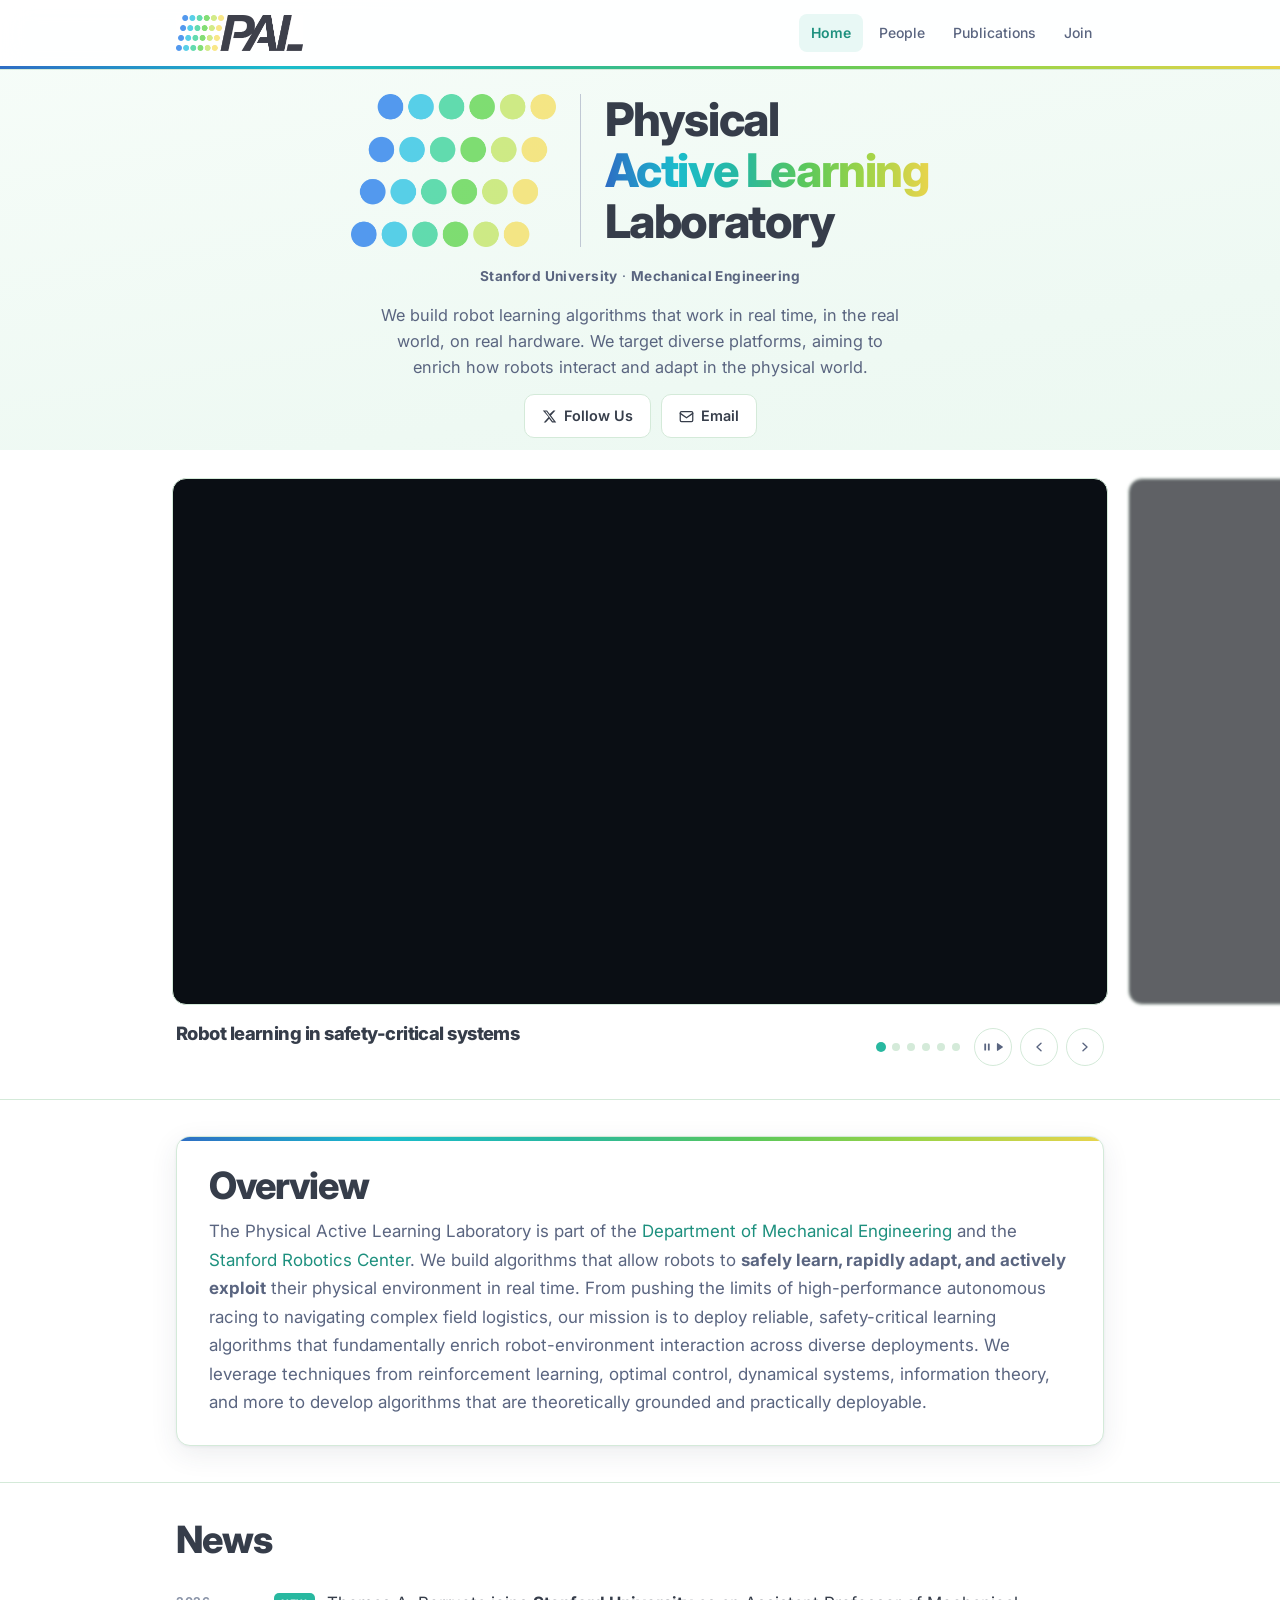
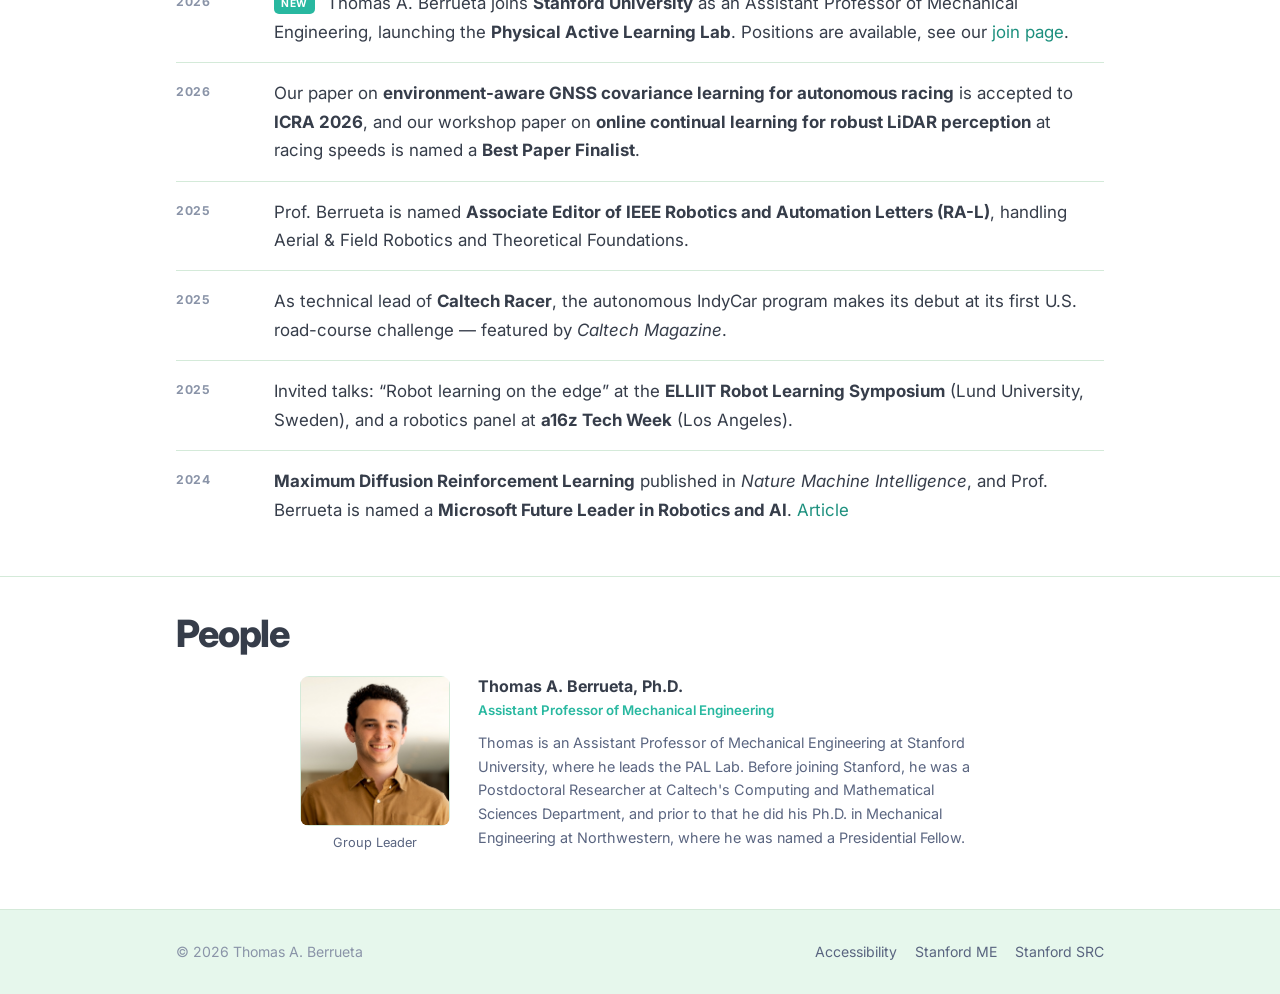
<file: index.html>
<!DOCTYPE html>
<html lang="en">
<head>
  <meta charset="UTF-8" />
  <meta name="viewport" content="width=device-width, initial-scale=1.0" />
  <title>PAL Lab — Physical Active Learning Laboratory at Stanford</title>
  <meta name="description" content="The Physical Active Learning Laboratory at Stanford works on real-time robot learning on hardware." />
  <link rel="icon" type="image/png" href="assets/images/pal_symbol.png" />
  <link rel="preconnect" href="https://fonts.googleapis.com" />
  <link rel="preconnect" href="https://fonts.gstatic.com" crossorigin />
  <link href="https://fonts.googleapis.com/css2?family=Inter:ital,wght@0,400;0,500;0,600;0,700;0,800;1,700&display=swap" rel="stylesheet" />
  <link rel="stylesheet" href="assets/css/pal.css" />
</head>
<body>

  <!-- ── Header ──────────────────────────────────────────── -->
  <header class="site-header">
    <div class="wrap">
      <nav class="nav">
        <a href="#home" class="nav-logo" aria-label="PAL Lab home">
          <img src="assets/images/pal.png" alt="PAL Lab logo" />
        </a>
        <ul class="nav-links" id="navLinks">
          <li><a href="#home" class="active" data-section="home">Home</a></li>
          <li><a href="#people" data-section="people">People</a></li>
          <li><a href="publications.html">Publications</a></li>
          <li><a href="join.html">Join</a></li>
        </ul>
        <button class="nav-mobile-btn" id="mobileMenuBtn" aria-label="Open navigation">
          <svg width="22" height="22" viewBox="0 0 24 24" fill="none" stroke="currentColor" stroke-width="2" stroke-linecap="round">
            <line x1="3" y1="6" x2="21" y2="6"/><line x1="3" y1="12" x2="21" y2="12"/><line x1="3" y1="18" x2="21" y2="18"/>
          </svg>
        </button>
      </nav>
    </div>
    <div class="spectrum-bar"></div>
  </header>

  <div class="mobile-nav" id="mobileNav" aria-hidden="true">
    <button class="mobile-nav-close" id="mobileNavClose" aria-label="Close navigation">
      <svg width="22" height="22" viewBox="0 0 24 24" fill="none" stroke="currentColor" stroke-width="2" stroke-linecap="round">
        <line x1="18" y1="6" x2="6" y2="18"/><line x1="6" y1="6" x2="18" y2="18"/>
      </svg>
    </button>
    <a href="#home">Home</a>
    <a href="#people">People</a>
    <a href="publications.html">Publications</a>
    <a href="join.html">Join</a>
  </div>

  <main>

    <!-- ── Hero ────────────────────────────────────────────── -->
    <section class="hero" id="home">
      <div class="wrap">
        <div class="hero-lockup">
          <img src="assets/images/pal_symbol.png" alt="" class="hero-symbol" aria-hidden="true" />
          <div class="hero-sep"></div>
          <h1>Physical<br/><em>Active Learning</em><br/>Laboratory</h1>
        </div>
        <div class="hero-sub">
          <p class="hero-affiliation">
            <a href="https://stanford.edu/" target="_blank" rel="noopener"><b>Stanford University</b></a>
            &middot;
            <a href="https://me.stanford.edu/" target="_blank" rel="noopener"><b>Mechanical Engineering</b></a>
          </p>
          <p class="hero-tagline">We build robot learning algorithms that work in real time, in the real world, on real hardware. We target diverse platforms, aiming to enrich how robots interact and adapt in the physical world.</p>
          <div class="btn-row">
            <a class="btn" href="https://x.com/StanfordPALLab" target="_blank" rel="noopener">
              <svg viewBox="0 0 24 24" fill="currentColor" width="15" height="15"><path d="M18.244 2.25h3.308l-7.227 8.26 8.502 11.24H16.17l-4.714-6.231-5.401 6.231H2.74l7.73-8.835L1.254 2.25H8.08l4.261 5.635 5.903-5.635zm-1.161 17.52h1.833L7.084 4.126H5.117z"/></svg>
              Follow Us
            </a>
            <a class="btn" href="mailto:berrueta@stanford.edu">
              <svg viewBox="0 0 24 24" fill="none" stroke="currentColor" stroke-width="2" stroke-linecap="round" stroke-linejoin="round" width="15" height="15"><rect x="2" y="4" width="20" height="16" rx="2"/><path d="m2 7 10 7 10-7"/></svg>
              Email
            </a>
          </div>
        </div>
      </div>
    </section>

    <!-- ── Featured Carousel ─────────────────────────────────── -->
    <section id="featured">
      <div class="carousel" id="carousel">

        <div class="carousel-viewport">
          <div class="carousel-track" id="carouselTrack">

            <div class="carousel-slide active">
              <a href="https://www.caltech.edu/about/news/caltechs-autonomous-indycar-shows-promise-at-first-us-road-course-challenge" target="_blank" rel="noopener" class="slide-link">
                <div class="slide-media">
                  <video src="assets/videos/racing.mp4" autoplay muted loop playsinline></video>
                </div>
              </a>
            </div>

            <div class="carousel-slide">
              <a href="https://xingxingzuo.github.io/MM-SpatialAI/" target="_blank" rel="noopener" class="slide-link">
                <div class="slide-media">
                  <video src="assets/videos/lidar.mp4" autoplay muted loop playsinline></video>
                </div>
              </a>
            </div>

            <div class="carousel-slide">
              <a href="https://www.nature.com/articles/s42256-024-00829-3" target="_blank" rel="noopener" class="slide-link">
                <div class="slide-media">
                  <video src="assets/videos/maxdiff.mp4" autoplay muted loop playsinline></video>
                </div>
              </a>
            </div>

            <div class="carousel-slide">
              <a href="https://ieeexplore.ieee.org/document/10669222" target="_blank" rel="noopener" class="slide-link">
                <div class="slide-media">
                  <video src="assets/videos/darpaswarm.mp4" autoplay muted loop playsinline></video>
                </div>
              </a>
            </div>

            <div class="carousel-slide">
              <a href="https://www.science.org/doi/10.1126/science.abc6182" target="_blank" rel="noopener" class="slide-link">
                <div class="slide-media">
                  <video src="assets/videos/smarticles.mp4" autoplay muted loop playsinline></video>
                </div>
              </a>
            </div>

            <div class="carousel-slide">
              <a href="https://news.mit.edu/2022/microparticles-oscillating-current-1013" target="_blank" rel="noopener" class="slide-link">
                <div class="slide-media">
                  <video src="assets/videos/syncells.mp4" autoplay muted loop playsinline></video>
                </div>
              </a>
            </div>

          </div>
        </div>

        <div class="wrap">
          <div class="carousel-bottom">
            <div class="carousel-caption" id="carouselCaption">
              <div class="carousel-cap-item active">
                <h3><a href="https://www.caltech.edu/about/news/caltechs-autonomous-indycar-shows-promise-at-first-us-road-course-challenge" target="_blank" rel="noopener">Robot learning in safety-critical systems</a></h3>
              </div>
              <div class="carousel-cap-item">
                <h3><a href="https://xingxingzuo.github.io/MM-SpatialAI/" target="_blank" rel="noopener">Active perception in hardware</a></h3>
              </div>
              <div class="carousel-cap-item">
                <h3><a href="https://www.nature.com/articles/s42256-024-00829-3" target="_blank" rel="noopener">Online reinforcement learning</a></h3>
              </div>
              <div class="carousel-cap-item">
                <h3><a href="https://ieeexplore.ieee.org/document/10669222" target="_blank" rel="noopener">Multi-agent planning and control</a></h3>
              </div>
              <div class="carousel-cap-item">
                <h3><a href="https://www.science.org/doi/10.1126/science.abc6182" target="_blank" rel="noopener">Physics-informed control of complex systems</a></h3>
              </div>
              <div class="carousel-cap-item">
                <h3><a href="https://news.mit.edu/2022/microparticles-oscillating-current-1013" target="_blank" rel="noopener">Statistical mechanics of microrobotic systems</a></h3>
              </div>
            </div>

            <div class="carousel-nav">
              <div class="carousel-dots" id="carouselDots"></div>
              <div class="carousel-btns">
                <button class="carousel-ctrl" id="carouselPause" aria-label="Pause carousel" aria-pressed="false">
                  <svg id="pauseIcon" viewBox="0 0 20 20" fill="currentColor"><rect x="5.5" y="4" width="3" height="12" rx="1"/><rect x="11.5" y="4" width="3" height="12" rx="1"/></svg>
                  <svg id="playIcon" viewBox="0 0 20 20" fill="currentColor" hidden><path d="M6.5 4.5a1 1 0 011.53-.848l8 5.5a1 1 0 010 1.696l-8 5.5A1 1 0 016.5 15.5v-11z"/></svg>
                </button>
                <button class="carousel-ctrl" id="carouselPrev" aria-label="Previous">
                  <svg viewBox="0 0 20 20" fill="currentColor"><path fill-rule="evenodd" d="M12.79 5.23a.75.75 0 01-.02 1.06L8.832 10l3.938 3.71a.75.75 0 11-1.04 1.08l-4.5-4.25a.75.75 0 010-1.08l4.5-4.25a.75.75 0 011.06.02z" clip-rule="evenodd"/></svg>
                </button>
                <button class="carousel-ctrl" id="carouselNext" aria-label="Next">
                  <svg viewBox="0 0 20 20" fill="currentColor"><path fill-rule="evenodd" d="M7.21 14.77a.75.75 0 01.02-1.06L11.168 10 7.23 6.29a.75.75 0 111.04-1.08l4.5 4.25a.75.75 0 010 1.08l-4.5 4.25a.75.75 0 01-1.06-.02z" clip-rule="evenodd"/></svg>
                </button>
              </div>
            </div>
          </div>
        </div>

      </div>
    </section>

    <!-- ── Overview ──────────────────────────────────────────── -->
    <section id="overview" class="text-section">
      <div class="wrap">
        <div class="overview-card">
          <h2 class="section-title">Overview</h2>
          <p>
            The Physical Active Learning Laboratory is part of the
            <a href="https://me.stanford.edu/" target="_blank" rel="noopener">Department of Mechanical Engineering</a>
            and the <a href="https://src.stanford.edu/" target="_blank" rel="noopener">Stanford Robotics Center</a>.
            We build algorithms that allow robots to <b>safely learn, rapidly adapt, and actively exploit</b> their physical environment in real time. From pushing the limits of high-performance autonomous racing to navigating complex field logistics, our mission is to deploy reliable, safety-critical learning algorithms that fundamentally enrich robot-environment interaction across diverse deployments. We leverage techniques from reinforcement learning, optimal control, dynamical systems, information theory, and more to develop algorithms that are theoretically grounded and practically deployable.
          </p>
        </div>
      </div>
    </section>

    <!-- ── News ──────────────────────────────────────────────── -->
    <section id="news">
      <div class="wrap">
        <h2 class="section-title">News</h2>
        <ul class="news-list">
          <li class="news-item">
            <span class="news-date">2026</span>
            <p class="news-body">
              <span class="news-tag">NEW</span>
              Thomas A. Berrueta joins <strong>Stanford University</strong> as an Assistant Professor of Mechanical Engineering, launching the <strong>Physical Active Learning Lab</strong>. Positions are available, see our <a href="join.html">join page</a>.
            </p>
          </li>
          <li class="news-item">
            <span class="news-date">2026</span>
            <p class="news-body">
              Our paper on <strong>environment-aware GNSS covariance learning for autonomous racing</strong> is accepted to <strong>ICRA 2026</strong>, and our workshop paper on <strong>online continual learning for robust LiDAR perception</strong> at racing speeds is named a <strong>Best Paper Finalist</strong>.
            </p>
          </li>
          <li class="news-item">
            <span class="news-date">2025</span>
            <p class="news-body">
              Prof. Berrueta is named <strong>Associate Editor of IEEE Robotics and Automation Letters (RA-L)</strong>, handling Aerial &amp; Field Robotics and Theoretical Foundations.
            </p>
          </li>
          <li class="news-item">
            <span class="news-date">2025</span>
            <p class="news-body">
              As technical lead of <strong>Caltech Racer</strong>, the autonomous IndyCar program makes its debut at its first U.S. road-course challenge — featured by <em>Caltech Magazine</em>.
            </p>
          </li>
          <li class="news-item">
            <span class="news-date">2025</span>
            <p class="news-body">
              Invited talks: &ldquo;Robot learning on the edge&rdquo; at the <strong>ELLIIT Robot Learning Symposium</strong> (Lund University, Sweden), and a robotics panel at <strong>a16z Tech Week</strong> (Los Angeles).
            </p>
          </li>
          <li class="news-item">
            <span class="news-date">2024</span>
            <p class="news-body">
              <strong>Maximum Diffusion Reinforcement Learning</strong> published in <em>Nature Machine Intelligence</em>, and Prof. Berrueta is named a <strong>Microsoft Future Leader in Robotics and AI</strong>. <a href="https://doi.org/10.1038/s42256-024-00829-3" target="_blank" rel="noopener">Article</a>
            </p>
          </li>
        </ul>
      </div>
    </section>

    <!-- ── People ─────────────────────────────────────────────── -->
    <section id="people">
      <div class="wrap">
        <h2 class="section-title">People</h2>
        <a href="https://tberrueta.github.io" target="_blank" rel="noopener" class="pi-card">
          <div class="pi-photo-col">
            <div class="pi-photo-wrap">
              <img src="assets/images/ThomasBerrueta.jpg" alt="Thomas A. Berrueta" class="pi-photo" />
            </div>
            <p class="pi-photo-label">Group Leader</p>
          </div>
          <div class="pi-bio">
            <p class="pi-name">Thomas A. Berrueta, Ph.D.</p>
            <p class="pi-role">Assistant Professor of Mechanical Engineering</p>
            <p class="pi-text">Thomas is an Assistant Professor of Mechanical Engineering at Stanford University, where he leads the PAL Lab. Before joining Stanford, he was a Postdoctoral Researcher at Caltech's Computing and Mathematical Sciences Department, and prior to that he did his Ph.D. in Mechanical Engineering at Northwestern, where he was named a Presidential Fellow.</p>
          </div>
        </a>

        <div class="people-grid">
          <!-- Lab members added here as the group grows -->
        </div>

      </div>
    </section>

  </main>

  <!-- ── Footer ────────────────────────────────────────────── -->
  <footer class="site-footer">
    <div class="wrap">
      <div class="foot-inner">
        <span>&copy; <span id="foot-year"></span> Thomas A. Berrueta</span>
        <div class="foot-links">
          <a href="https://www.stanford.edu/site/accessibility/" target="_blank" rel="noopener">Accessibility</a>
          <a href="https://me.stanford.edu/" target="_blank" rel="noopener">Stanford ME</a>
          <a href="https://src.stanford.edu/" target="_blank" rel="noopener">Stanford SRC</a>
        </div>
      </div>
    </div>
  </footer>

  <script>
    /* ── Mobile nav ── */
    const btn   = document.getElementById('mobileMenuBtn');
    const mnav  = document.getElementById('mobileNav');
    const close = document.getElementById('mobileNavClose');
    const openM  = () => { mnav.classList.add('open'); mnav.setAttribute('aria-hidden','false'); };
    const shutM  = () => { mnav.classList.remove('open'); mnav.setAttribute('aria-hidden','true'); };
    btn.addEventListener('click', openM);
    close.addEventListener('click', shutM);
    mnav.addEventListener('click', e => { if (e.target === mnav) shutM(); });
    document.addEventListener('keydown', e => { if (e.key === 'Escape') shutM(); });
    mnav.querySelectorAll('a').forEach(a => a.addEventListener('click', shutM));

    /* ── Active nav link on scroll ── */
    const navLinks = document.querySelectorAll('[data-section]');
    const sections = ['home','featured','overview','news','people'].map(id => document.getElementById(id));
    const sectionMap = { home:'home', featured:'home', overview:'home', news:'home', people:'people' };

    const obs = new IntersectionObserver(entries => {
      entries.forEach(entry => {
        if (entry.isIntersecting) {
          const key = sectionMap[entry.target.id] || entry.target.id;
          navLinks.forEach(a => a.classList.toggle('active', a.dataset.section === key));
        }
      });
    }, { rootMargin: '-30% 0px -60% 0px' });
    sections.forEach(s => { if (s) obs.observe(s); });
    document.getElementById('foot-year').textContent = new Date().getFullYear();

    /* ── Carousel ── */
    (function () {
      const track    = document.getElementById('carouselTrack');
      const slides   = Array.from(track.children);
      const caps     = Array.from(document.getElementById('carouselCaption').children);
      const dotsWrap = document.getElementById('carouselDots');
      const count    = slides.length;
      let index = 0, timer;

      slides.forEach((_, i) => {
        const d = document.createElement('button');
        d.className = 'carousel-dot' + (i === 0 ? ' active' : '');
        d.setAttribute('aria-label', 'Go to slide ' + (i + 1));
        d.addEventListener('click', () => { go(i); reset(); });
        dotsWrap.appendChild(d);
      });
      const dots = Array.from(dotsWrap.children);

      const viewport = document.querySelector('.carousel-viewport');
      const PEEK_GAP = 20;

      function peekOffset(i) {
        const slideW = slides[0].offsetWidth;
        const center = (viewport.clientWidth - slideW) / 2;
        return center - i * (slideW + PEEK_GAP);
      }

      function go(i) {
        index = (i + count) % count;
        track.style.transform = 'translateX(' + peekOffset(index) + 'px)';
        slides.forEach((s, k) => s.classList.toggle('active', k === index));
        caps.forEach((c, k)   => c.classList.toggle('active', k === index));
        dots.forEach((d, k)   => d.classList.toggle('active', k === index));
      }
      function next()  { go(index + 1); }
      function prev()  { go(index - 1); }
      function reset() { clearInterval(timer); if (!paused) timer = setInterval(next, 8000); }

      /* ── Pause/play (carousel auto-advance + videos) ── */
      let paused = false;
      const pauseBtn  = document.getElementById('carouselPause');
      const pauseIcon = document.getElementById('pauseIcon');
      const playIcon  = document.getElementById('playIcon');
      pauseBtn.addEventListener('click', () => {
        paused = !paused;
        pauseBtn.setAttribute('aria-pressed', String(paused));
        pauseBtn.setAttribute('aria-label', paused ? 'Play carousel' : 'Pause carousel');
        pauseIcon.hidden = paused;
        playIcon.hidden  = !paused;
        track.querySelectorAll('video').forEach(v => paused ? v.pause() : v.play());
        reset();
      });

      document.getElementById('carouselNext').addEventListener('click', () => { next(); reset(); });
      document.getElementById('carouselPrev').addEventListener('click', () => { prev(); reset(); });
      window.addEventListener('resize', () => {
        track.style.transition = 'none';
        track.style.transform = 'translateX(' + peekOffset(index) + 'px)';
        requestAnimationFrame(() => { track.style.transition = ''; });
      });
      track.style.transition = 'none';
      go(0);
      requestAnimationFrame(() => { track.style.transition = ''; });
      reset();
    })();
  </script>
</body>
</html>
</file>
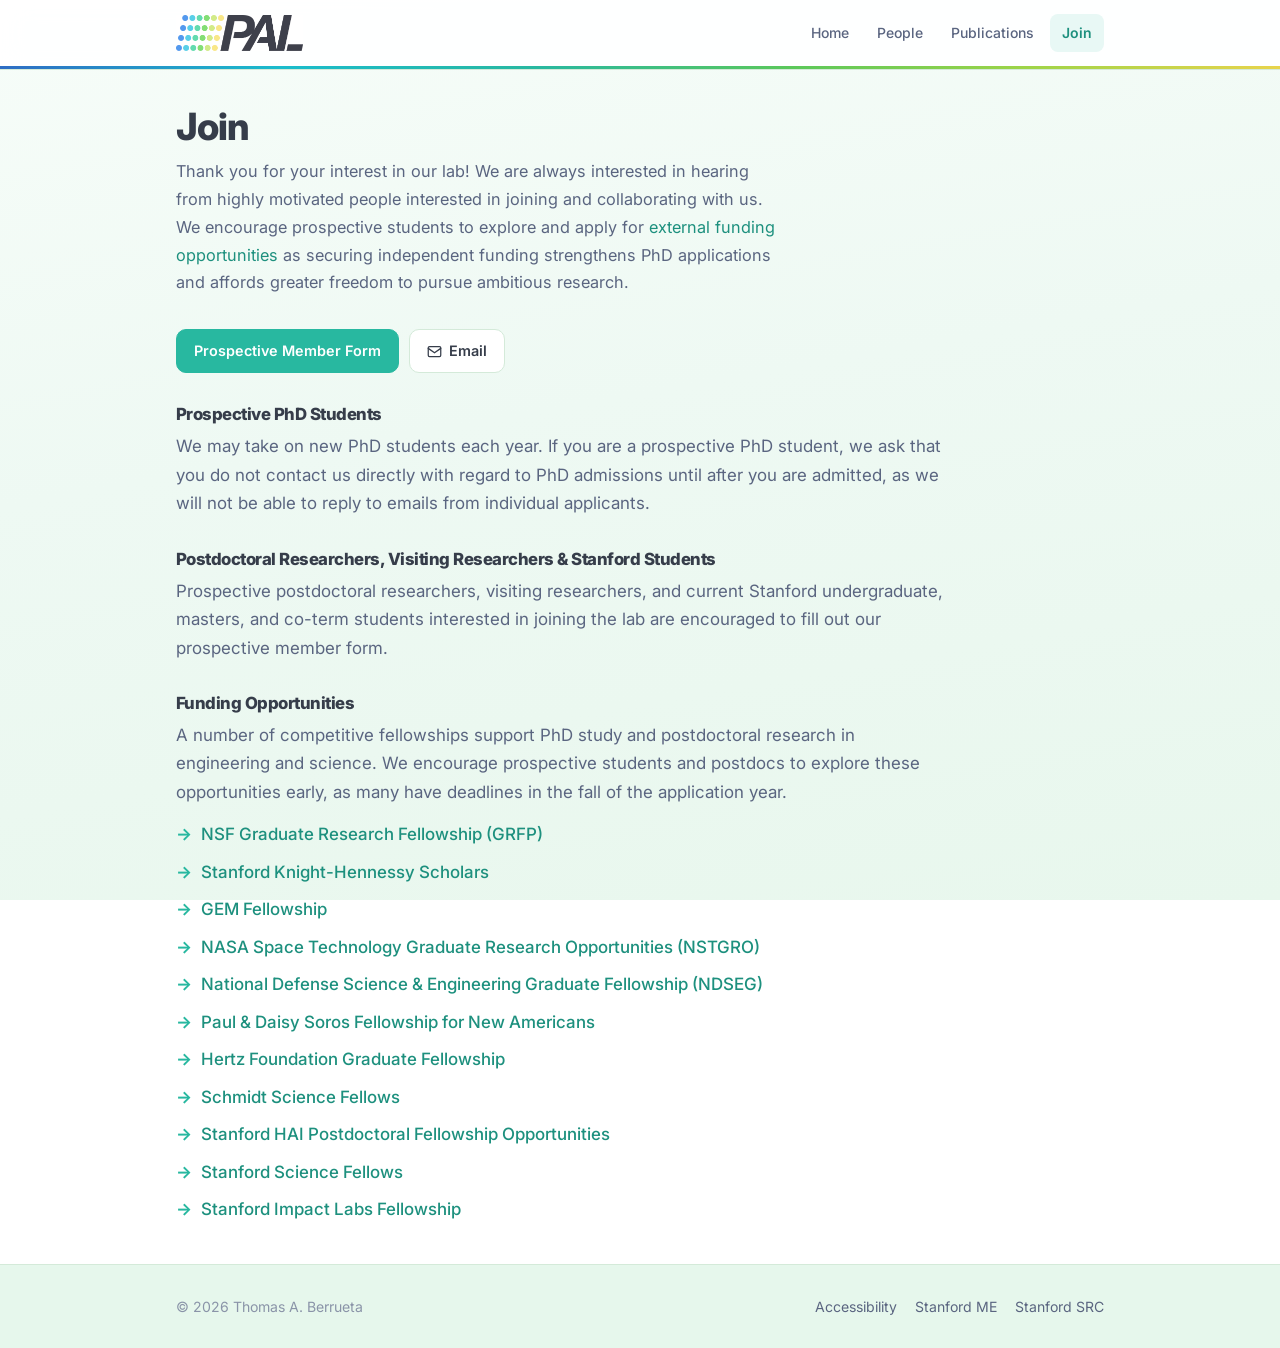
<file: join.html>
<!DOCTYPE html>
<html lang="en">
<head>
  <meta charset="UTF-8" />
  <meta name="viewport" content="width=device-width, initial-scale=1.0" />
  <title>Join — PAL Lab at Stanford</title>
  <meta name="description" content="Join the Physical Active Learning Laboratory at Stanford University. Information for prospective PhD students, postdocs, and visiting researchers." />
  <link rel="icon" type="image/png" href="assets/images/pal_symbol.png" />
  <link rel="preconnect" href="https://fonts.googleapis.com" />
  <link rel="preconnect" href="https://fonts.gstatic.com" crossorigin />
  <link href="https://fonts.googleapis.com/css2?family=Inter:ital,wght@0,400;0,500;0,600;0,700;0,800;1,700&display=swap" rel="stylesheet" />
  <link rel="stylesheet" href="assets/css/pal.css" />
</head>
<body>

  <!-- ── Header ──────────────────────────────────────────── -->
  <header class="site-header">
    <div class="wrap">
      <nav class="nav">
        <a href="index.html" class="nav-logo" aria-label="PAL Lab home">
          <img src="assets/images/pal.png" alt="PAL Lab logo" />
        </a>
        <ul class="nav-links" id="navLinks">
          <li><a href="index.html">Home</a></li>
          <li><a href="index.html#people">People</a></li>
          <li><a href="publications.html">Publications</a></li>
          <li><a href="join.html" class="active">Join</a></li>
        </ul>
        <button class="nav-mobile-btn" id="mobileMenuBtn" aria-label="Open navigation">
          <svg width="22" height="22" viewBox="0 0 24 24" fill="none" stroke="currentColor" stroke-width="2" stroke-linecap="round">
            <line x1="3" y1="6" x2="21" y2="6"/><line x1="3" y1="12" x2="21" y2="12"/><line x1="3" y1="18" x2="21" y2="18"/>
          </svg>
        </button>
      </nav>
    </div>
    <div class="spectrum-bar"></div>
  </header>

  <div class="mobile-nav" id="mobileNav" aria-hidden="true">
    <button class="mobile-nav-close" id="mobileNavClose" aria-label="Close navigation">
      <svg width="22" height="22" viewBox="0 0 24 24" fill="none" stroke="currentColor" stroke-width="2" stroke-linecap="round">
        <line x1="18" y1="6" x2="6" y2="18"/><line x1="6" y1="6" x2="18" y2="18"/>
      </svg>
    </button>
    <a href="index.html">Home</a>
    <a href="index.html#people">People</a>
    <a href="publications.html">Publications</a>
    <a href="join.html">Join</a>
  </div>

  <main>

    <!-- ── Join ──────────────────────────────────────────────── -->
    <section id="join">
      <div class="wrap">
        <h2 class="section-title">Join</h2>
        <p class="section-lead">Thank you for your interest in our lab! We are always interested in hearing from highly motivated people interested in joining and collaborating with us. We encourage prospective students to explore and apply for <a href="https://vpge.stanford.edu/fellowships-funding/graduate-student-funding/external-funding" target="_blank" rel="noopener">external funding opportunities</a> as securing independent funding strengthens PhD applications and affords greater freedom to pursue ambitious research.</p>

        <div class="btn-row" style="margin-bottom: 32px;">
          <a href="https://forms.gle/ffPan3v6EaTfb93E6" class="btn primary" target="_blank" rel="noopener">Prospective Member Form</a>
          <a class="btn" href="mailto:berrueta@stanford.edu">
            <svg viewBox="0 0 24 24" fill="none" stroke="currentColor" stroke-width="2" stroke-linecap="round" stroke-linejoin="round" width="15" height="15"><rect x="2" y="4" width="20" height="16" rx="2"/><path d="m2 7 10 7 10-7"/></svg>
            Email
          </a>
        </div>

        <div class="contact-block">
          <h3>Prospective PhD Students</h3>
          <p>We may take on new PhD students each year. If you are a prospective PhD student, we ask that you do not contact us directly with regard to PhD admissions until after you are admitted, as we will not be able to reply to emails from individual applicants.</p>
        </div>

        <div class="contact-block">
          <h3>Postdoctoral Researchers, Visiting Researchers &amp; Stanford Students</h3>
          <p>Prospective postdoctoral researchers, visiting researchers, and current Stanford undergraduate, masters, and co-term students interested in joining the lab are encouraged to fill out our prospective member form.</p>
        </div>

        <div class="contact-block">
          <h3>Funding Opportunities</h3>
          <p>A number of competitive fellowships support PhD study and postdoctoral research in engineering and science. We encourage prospective students and postdocs to explore these opportunities early, as many have deadlines in the fall of the application year.</p>
          <ul class="funding-list">
            <li><a href="https://www.nsfgrfp.org/" target="_blank" rel="noopener">NSF Graduate Research Fellowship (GRFP)</a></li>
            <li><a href="https://knight-hennessy.stanford.edu/" target="_blank" rel="noopener">Stanford Knight-Hennessy Scholars</a></li>
            <li><a href="https://www.gemfellowship.org/" target="_blank" rel="noopener">GEM Fellowship</a></li>
            <li><a href="https://www.nasa.gov/directorates/stmd/space-tech-research-grants/nstgro/" target="_blank" rel="noopener">NASA Space Technology Graduate Research Opportunities (NSTGRO)</a></li>
            <li><a href="https://ndseg.org/" target="_blank" rel="noopener">National Defense Science &amp; Engineering Graduate Fellowship (NDSEG)</a></li>
            <li><a href="https://www.pdsoros.org/" target="_blank" rel="noopener">Paul &amp; Daisy Soros Fellowship for New Americans</a></li>
            <li><a href="https://www.hertzfoundation.org/the-fellowship/" target="_blank" rel="noopener">Hertz Foundation Graduate Fellowship</a></li>
            <li><a href="https://schmidtsciencefellows.org/" target="_blank" rel="noopener">Schmidt Science Fellows</a></li>
            <li><a href="https://hai.stanford.edu/research/fellowship-programs" target="_blank" rel="noopener">Stanford HAI Postdoctoral Fellowship Opportunities</a></li>
            <li><a href="https://stanfordsciencefellows.stanford.edu/" target="_blank" rel="noopener">Stanford Science Fellows</a></li>
            <li><a href="https://impact.stanford.edu/programs/postdoctoral-fellowship" target="_blank" rel="noopener">Stanford Impact Labs Fellowship</a></li>
          </ul>
        </div>

      </div>
    </section>

  </main>

  <!-- ── Footer ────────────────────────────────────────────── -->
  <footer class="site-footer">
    <div class="wrap">
      <div class="foot-inner">
        <span>&copy; <span id="foot-year"></span> Thomas A. Berrueta</span>
        <div class="foot-links">
          <a href="https://www.stanford.edu/site/accessibility/" target="_blank" rel="noopener">Accessibility</a>
          <a href="https://me.stanford.edu/" target="_blank" rel="noopener">Stanford ME</a>
          <a href="https://src.stanford.edu/" target="_blank" rel="noopener">Stanford SRC</a>
        </div>
      </div>
    </div>
  </footer>

  <script>
    /* ── Mobile nav ── */
    const btn   = document.getElementById('mobileMenuBtn');
    const mnav  = document.getElementById('mobileNav');
    const close = document.getElementById('mobileNavClose');
    const openM  = () => { mnav.classList.add('open'); mnav.setAttribute('aria-hidden','false'); };
    const shutM  = () => { mnav.classList.remove('open'); mnav.setAttribute('aria-hidden','true'); };
    btn.addEventListener('click', openM);
    close.addEventListener('click', shutM);
    mnav.addEventListener('click', e => { if (e.target === mnav) shutM(); });
    document.addEventListener('keydown', e => { if (e.key === 'Escape') shutM(); });
    mnav.querySelectorAll('a').forEach(a => a.addEventListener('click', shutM));

    document.getElementById('foot-year').textContent = new Date().getFullYear();
  </script>

</body>
</html>
</file>
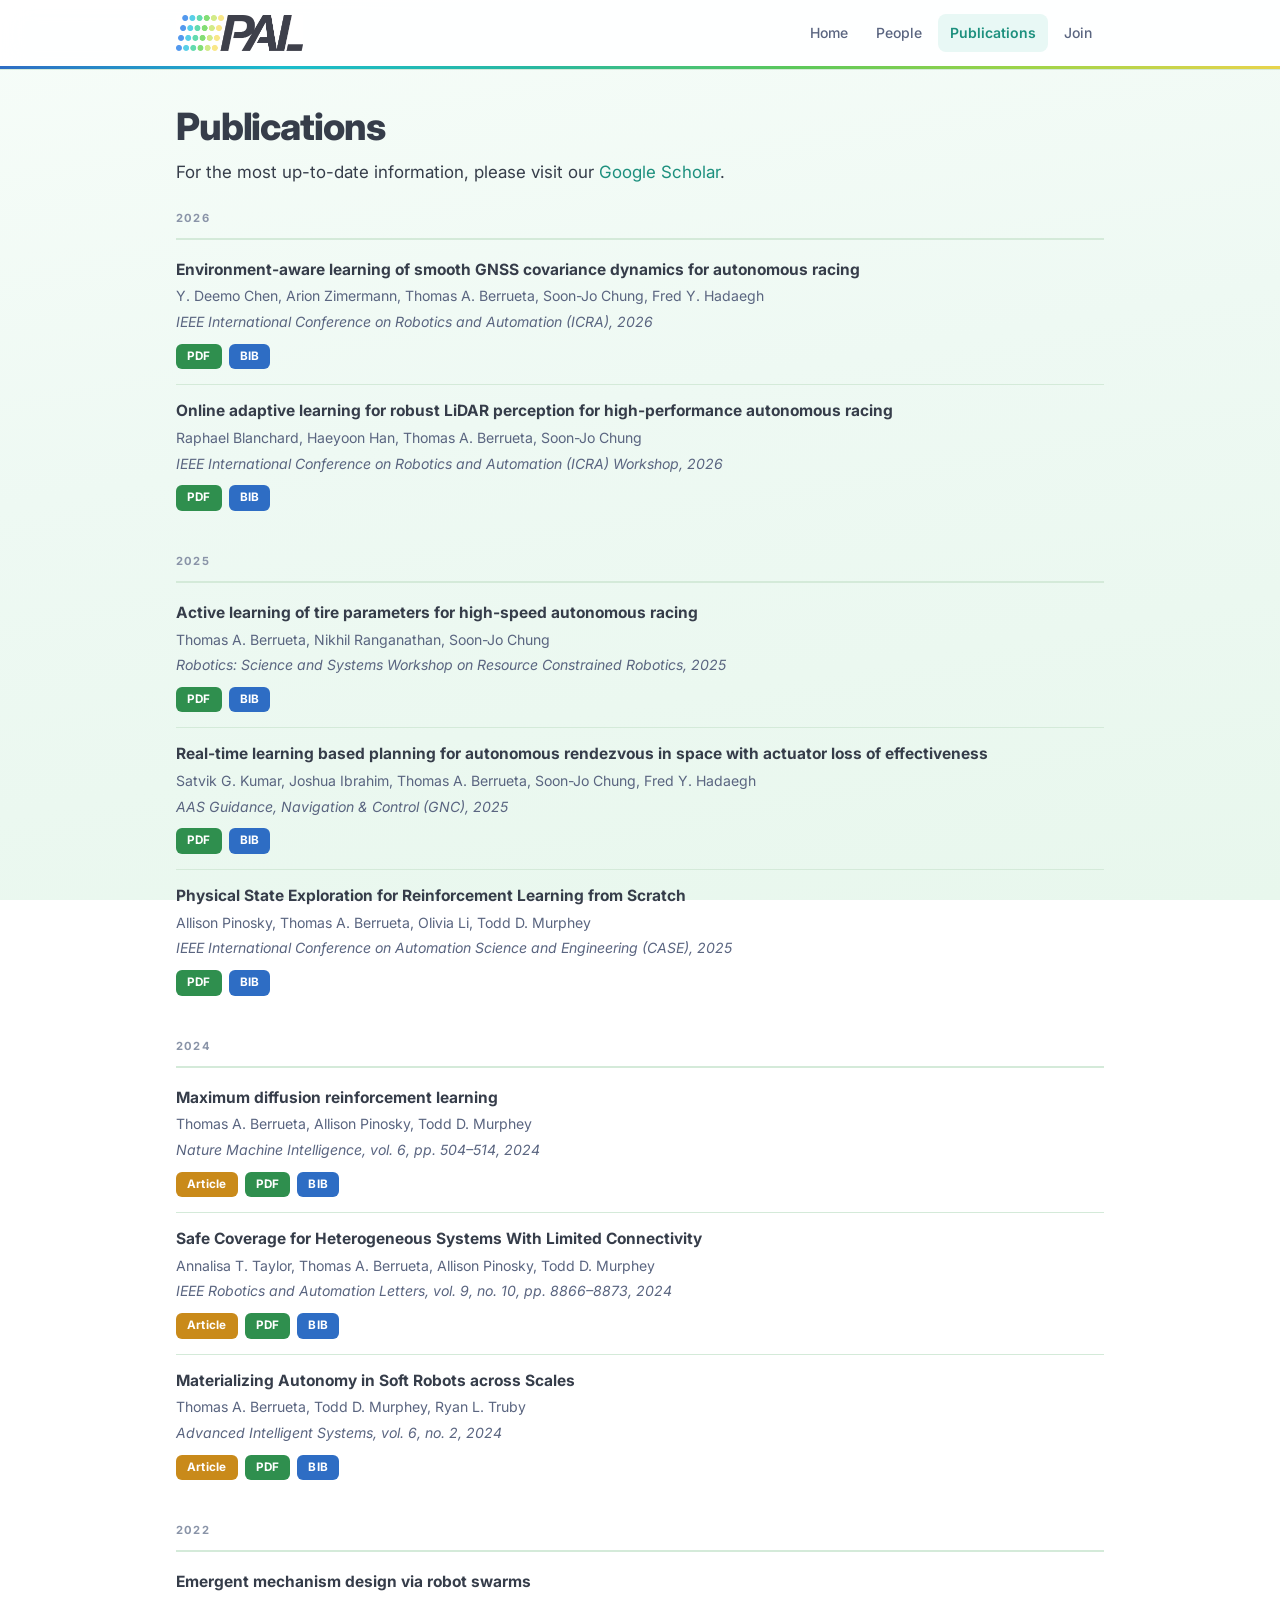
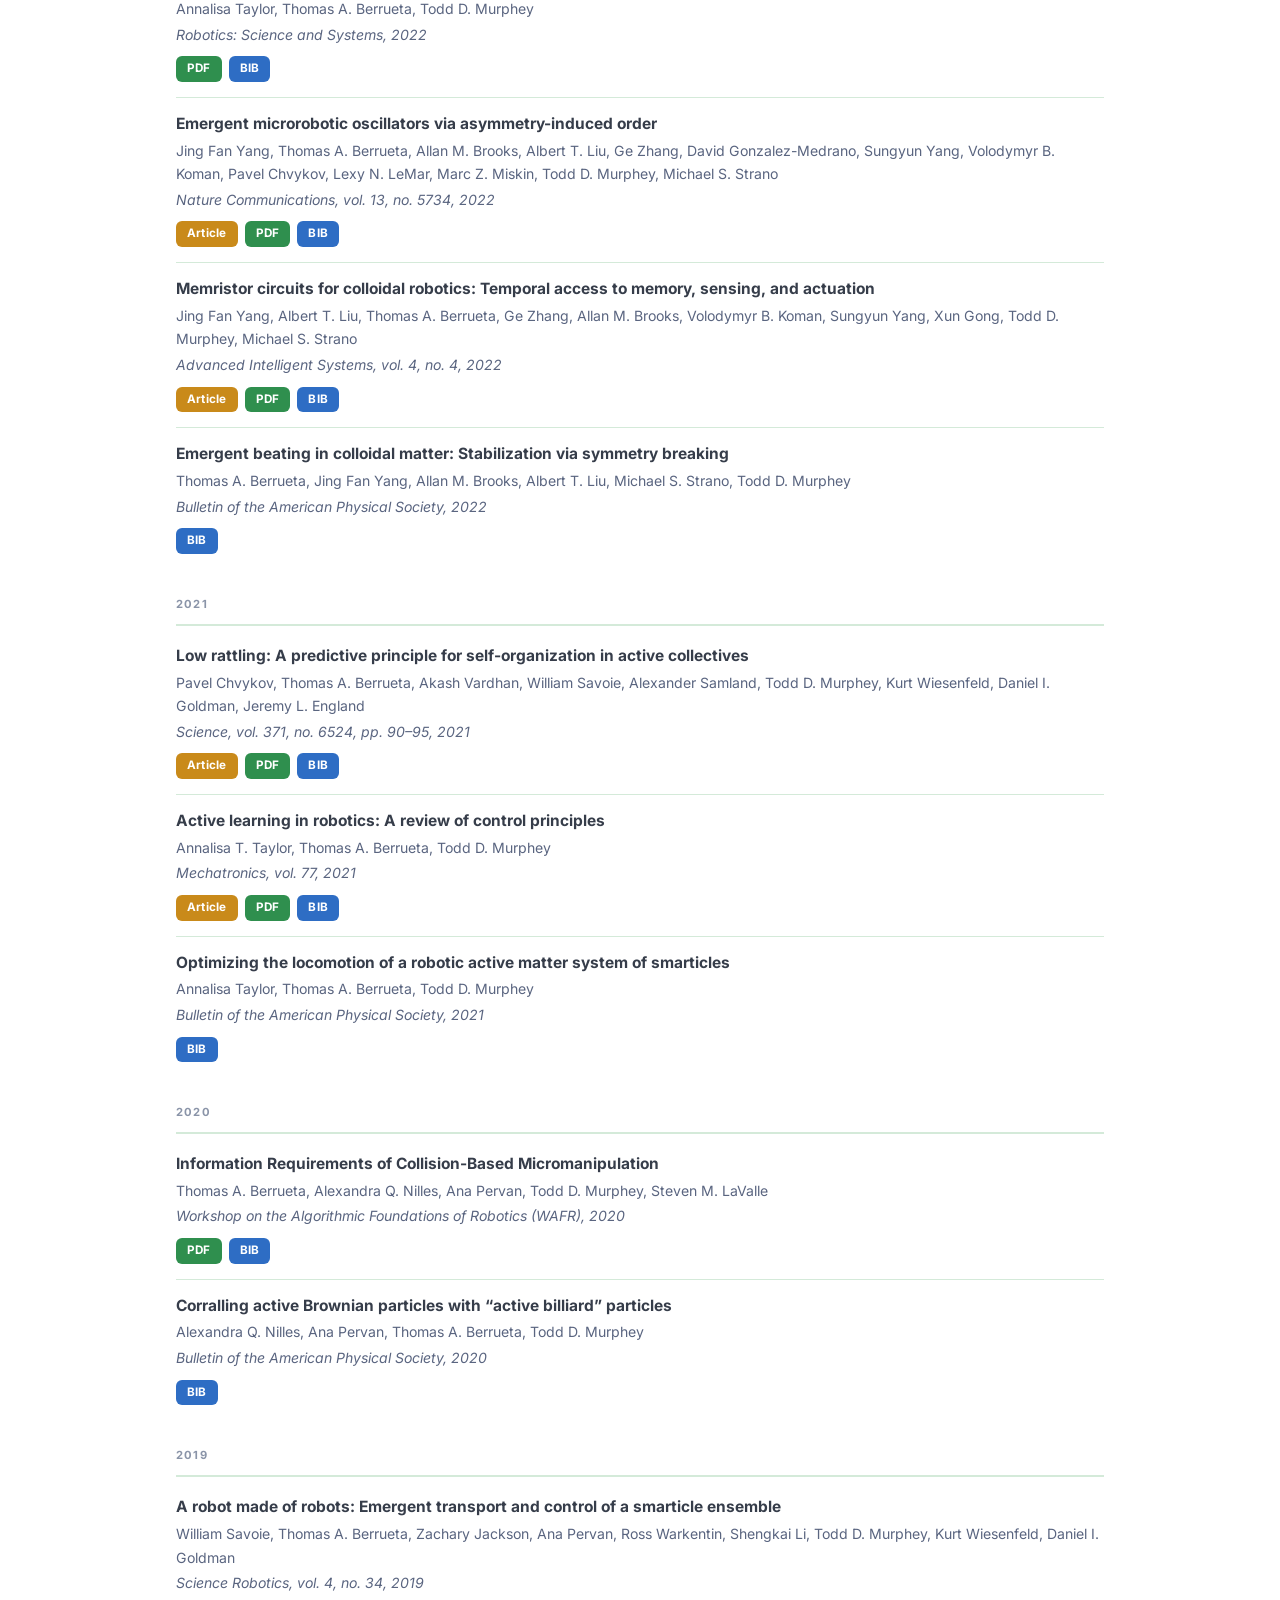
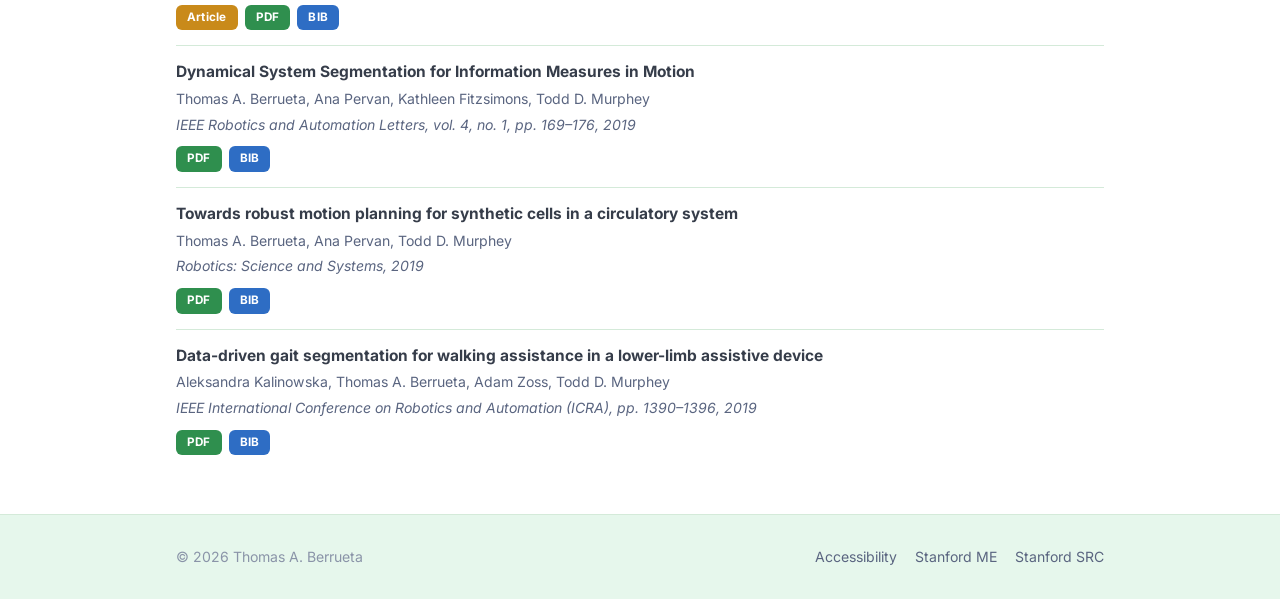
<file: publications.html>
<!DOCTYPE html>
<html lang="en">
<head>
  <meta charset="UTF-8" />
  <meta name="viewport" content="width=device-width, initial-scale=1.0" />
  <title>Publications — PAL Lab at Stanford</title>
  <meta name="description" content="Publications of the Physical Active Learning Laboratory at Stanford University." />
  <link rel="icon" type="image/png" href="assets/images/pal_symbol.png" />
  <link rel="preconnect" href="https://fonts.googleapis.com" />
  <link rel="preconnect" href="https://fonts.gstatic.com" crossorigin />
  <link href="https://fonts.googleapis.com/css2?family=Inter:ital,wght@0,400;0,500;0,600;0,700;0,800;1,700&display=swap" rel="stylesheet" />
  <link rel="stylesheet" href="assets/css/pal.css" />
</head>
<body>

  <!-- ── Header ──────────────────────────────────────────── -->
  <header class="site-header">
    <div class="wrap">
      <nav class="nav">
        <a href="index.html" class="nav-logo" aria-label="PAL Lab home">
          <img src="assets/images/pal.png" alt="PAL Lab logo" />
        </a>
        <ul class="nav-links" id="navLinks">
          <li><a href="index.html">Home</a></li>
          <li><a href="index.html#people">People</a></li>
          <li><a href="publications.html" class="active">Publications</a></li>
          <li><a href="join.html">Join</a></li>
        </ul>
        <button class="nav-mobile-btn" id="mobileMenuBtn" aria-label="Open navigation">
          <svg width="22" height="22" viewBox="0 0 24 24" fill="none" stroke="currentColor" stroke-width="2" stroke-linecap="round">
            <line x1="3" y1="6" x2="21" y2="6"/><line x1="3" y1="12" x2="21" y2="12"/><line x1="3" y1="18" x2="21" y2="18"/>
          </svg>
        </button>
      </nav>
    </div>
    <div class="spectrum-bar"></div>
  </header>

  <div class="mobile-nav" id="mobileNav" aria-hidden="true">
    <button class="mobile-nav-close" id="mobileNavClose" aria-label="Close navigation">
      <svg width="22" height="22" viewBox="0 0 24 24" fill="none" stroke="currentColor" stroke-width="2" stroke-linecap="round">
        <line x1="18" y1="6" x2="6" y2="18"/><line x1="6" y1="6" x2="18" y2="18"/>
      </svg>
    </button>
    <a href="index.html">Home</a>
    <a href="index.html#people">People</a>
    <a href="publications.html">Publications</a>
    <a href="join.html">Join</a>
  </div>

  <main>

    <!-- ── Publications ──────────────────────────────────── -->
    <section class="pubs-page">
      <div class="wrap">
        <h1 class="section-title">Publications</h1>

        For the most up-to-date information, please visit our <a href="https://scholar.google.com/citations?user=iR9utFwAAAAJ&hl=en" target="_blank" rel="noopener">Google Scholar</a>.
        <!-- 2026 -->
        <div class="pub-year-group">
          <div class="pub-year-heading">2026</div>

          <div class="pub">
            <span class="pub-title">Environment-aware learning of smooth GNSS covariance dynamics for autonomous racing</span>
            <div class="pub-authors">Y. Deemo Chen, Arion Zimermann, Thomas A. Berrueta, Soon-Jo Chung, Fred Y. Hadaegh</div>
            <div class="pub-venue">IEEE International Conference on Robotics and Automation (ICRA), 2026</div>
            <div class="pub-tags">
              <a class="tag pdf" href="assets/pdfs/ChenICRA2026.pdf" target="_blank" rel="noopener">PDF</a>
              <a class="tag bib" href="assets/bibs/ChenICRA2026.bib" target="_blank" rel="noopener">BIB</a>
            </div>
          </div>

          <div class="pub">
            <span class="pub-title">Online adaptive learning for robust LiDAR perception for high-performance autonomous racing</span>
            <div class="pub-authors">Raphael Blanchard, Haeyoon Han, Thomas A. Berrueta, Soon-Jo Chung</div>
            <div class="pub-venue">IEEE International Conference on Robotics and Automation (ICRA) Workshop, 2026</div>
            <div class="pub-tags">
              <a class="tag pdf" href="assets/pdfs/BlanchardICRA2026.pdf" target="_blank" rel="noopener">PDF</a>
              <a class="tag bib" href="assets/bibs/BlanchardICRA2026.bib" target="_blank" rel="noopener">BIB</a>
            </div>
          </div>
        </div>

        <!-- 2025 -->
        <div class="pub-year-group">
          <div class="pub-year-heading">2025</div>

          <div class="pub">
            <span class="pub-title">Active learning of tire parameters for high-speed autonomous racing</span>
            <div class="pub-authors">Thomas A. Berrueta, Nikhil Ranganathan, Soon-Jo Chung</div>
            <div class="pub-venue">Robotics: Science and Systems Workshop on Resource Constrained Robotics, 2025</div>
            <div class="pub-tags">
              <a class="tag pdf" href="assets/pdfs/BerruetaRSS2025.pdf" target="_blank" rel="noopener">PDF</a>
              <a class="tag bib" href="assets/bibs/BerruetaRSS2025.bib" target="_blank" rel="noopener">BIB</a>
            </div>
          </div>

          <div class="pub">
            <span class="pub-title">Real-time learning based planning for autonomous rendezvous in space with actuator loss of effectiveness</span>
            <div class="pub-authors">Satvik G. Kumar, Joshua Ibrahim, Thomas A. Berrueta, Soon-Jo Chung, Fred Y. Hadaegh</div>
            <div class="pub-venue">AAS Guidance, Navigation &amp; Control (GNC), 2025</div>
            <div class="pub-tags">
              <a class="tag pdf" href="assets/pdfs/KumarAAS2025.pdf" target="_blank" rel="noopener">PDF</a>
              <a class="tag bib" href="assets/bibs/KumarAAS2025.bib" target="_blank" rel="noopener">BIB</a>
            </div>
          </div>

          <div class="pub">
            <span class="pub-title">Physical State Exploration for Reinforcement Learning from Scratch</span>
            <div class="pub-authors">Allison Pinosky, Thomas A. Berrueta, Olivia Li, Todd D. Murphey</div>
            <div class="pub-venue">IEEE International Conference on Automation Science and Engineering (CASE), 2025</div>
            <div class="pub-tags">
              <a class="tag pdf" href="assets/pdfs/PinoskyCASE2025.pdf" target="_blank" rel="noopener">PDF</a>
              <a class="tag bib" href="assets/bibs/PinoskyCASE2025.bib" target="_blank" rel="noopener">BIB</a>
            </div>
          </div>
        </div>

        <!-- 2024 -->
        <div class="pub-year-group">
          <div class="pub-year-heading">2024</div>

          <div class="pub">
            <span class="pub-title">Maximum diffusion reinforcement learning</span>
            <div class="pub-authors">Thomas A. Berrueta, Allison Pinosky, Todd D. Murphey</div>
            <div class="pub-venue">Nature Machine Intelligence, vol. 6, pp. 504–514, 2024</div>
            <div class="pub-tags">
              <a class="tag article" href="https://doi.org/10.1038/s42256-024-00829-3" target="_blank" rel="noopener">Article</a>
              <a class="tag pdf" href="assets/pdfs/BerruetaNMI2024.pdf" target="_blank" rel="noopener">PDF</a>
              <a class="tag bib" href="assets/bibs/BerruetaNMI2024.bib" target="_blank" rel="noopener">BIB</a>
            </div>
          </div>

          <div class="pub">
            <span class="pub-title">Safe Coverage for Heterogeneous Systems With Limited Connectivity</span>
            <div class="pub-authors">Annalisa T. Taylor, Thomas A. Berrueta, Allison Pinosky, Todd D. Murphey</div>
            <div class="pub-venue">IEEE Robotics and Automation Letters, vol. 9, no. 10, pp. 8866–8873, 2024</div>
            <div class="pub-tags">
              <a class="tag article" href="https://doi.org/10.1109/LRA.2024.3455804" target="_blank" rel="noopener">Article</a>
              <a class="tag pdf" href="assets/pdfs/TaylorRAL2024.pdf" target="_blank" rel="noopener">PDF</a>
              <a class="tag bib" href="assets/bibs/TaylorRAL2024.bib" target="_blank" rel="noopener">BIB</a>
            </div>
          </div>

          <div class="pub">
            <span class="pub-title">Materializing Autonomy in Soft Robots across Scales</span>
            <div class="pub-authors">Thomas A. Berrueta, Todd D. Murphey, Ryan L. Truby</div>
            <div class="pub-venue">Advanced Intelligent Systems, vol. 6, no. 2, 2024</div>
            <div class="pub-tags">
              <a class="tag article" href="https://doi.org/10.1002/aisy.202300111" target="_blank" rel="noopener">Article</a>
              <a class="tag pdf" href="assets/pdfs/BerruetaAIS2024.pdf" target="_blank" rel="noopener">PDF</a>
              <a class="tag bib" href="assets/bibs/BerruetaAIS2024.bib" target="_blank" rel="noopener">BIB</a>
            </div>
          </div>
        </div>

        <!-- 2022 -->
        <div class="pub-year-group">
          <div class="pub-year-heading">2022</div>

          <div class="pub">
            <span class="pub-title">Emergent mechanism design via robot swarms</span>
            <div class="pub-authors">Annalisa Taylor, Thomas A. Berrueta, Todd D. Murphey</div>
            <div class="pub-venue">Robotics: Science and Systems, 2022</div>
            <div class="pub-tags">
              <a class="tag pdf" href="assets/pdfs/TaylorRSS2022.pdf" target="_blank" rel="noopener">PDF</a>
              <a class="tag bib" href="assets/bibs/TaylorRSS2022.bib" target="_blank" rel="noopener">BIB</a>
            </div>
          </div>

          <div class="pub">
            <span class="pub-title">Emergent microrobotic oscillators via asymmetry-induced order</span>
            <div class="pub-authors">Jing Fan Yang, Thomas A. Berrueta, Allan M. Brooks, Albert T. Liu, Ge Zhang, David Gonzalez-Medrano, Sungyun Yang, Volodymyr B. Koman, Pavel Chvykov, Lexy N. LeMar, Marc Z. Miskin, Todd D. Murphey, Michael S. Strano</div>
            <div class="pub-venue">Nature Communications, vol. 13, no. 5734, 2022</div>
            <div class="pub-tags">
              <a class="tag article" href="https://doi.org/10.1038/s41467-022-33396-5" target="_blank" rel="noopener">Article</a>
              <a class="tag pdf" href="assets/pdfs/BerruetaNComms2022.pdf" target="_blank" rel="noopener">PDF</a>
              <a class="tag bib" href="assets/bibs/BerruetaNComms2022.bib" target="_blank" rel="noopener">BIB</a>
            </div>
          </div>

          <div class="pub">
            <span class="pub-title">Memristor circuits for colloidal robotics: Temporal access to memory, sensing, and actuation</span>
            <div class="pub-authors">Jing Fan Yang, Albert T. Liu, Thomas A. Berrueta, Ge Zhang, Allan M. Brooks, Volodymyr B. Koman, Sungyun Yang, Xun Gong, Todd D. Murphey, Michael S. Strano</div>
            <div class="pub-venue">Advanced Intelligent Systems, vol. 4, no. 4, 2022</div>
            <div class="pub-tags">
              <a class="tag article" href="https://doi.org/10.1002/aisy.202100205" target="_blank" rel="noopener">Article</a>
              <a class="tag pdf" href="assets/pdfs/YangAIS2022.pdf" target="_blank" rel="noopener">PDF</a>
              <a class="tag bib" href="assets/bibs/YangAIS2022.bib" target="_blank" rel="noopener">BIB</a>
            </div>
          </div>

          <div class="pub">
            <span class="pub-title">Emergent beating in colloidal matter: Stabilization via symmetry breaking</span>
            <div class="pub-authors">Thomas A. Berrueta, Jing Fan Yang, Allan M. Brooks, Albert T. Liu, Michael S. Strano, Todd D. Murphey</div>
            <div class="pub-venue">Bulletin of the American Physical Society, 2022</div>
            <div class="pub-tags">
              <a class="tag bib" href="assets/bibs/BerruetaAPS2022.bib" target="_blank" rel="noopener">BIB</a>
            </div>
          </div>
        </div>

        <!-- 2021 -->
        <div class="pub-year-group">
          <div class="pub-year-heading">2021</div>

          <div class="pub">
            <span class="pub-title">Low rattling: A predictive principle for self-organization in active collectives</span>
            <div class="pub-authors">Pavel Chvykov, Thomas A. Berrueta, Akash Vardhan, William Savoie, Alexander Samland, Todd D. Murphey, Kurt Wiesenfeld, Daniel I. Goldman, Jeremy L. England</div>
            <div class="pub-venue">Science, vol. 371, no. 6524, pp. 90–95, 2021</div>
            <div class="pub-tags">
              <a class="tag article" href="https://doi.org/10.1126/science.abc6182" target="_blank" rel="noopener">Article</a>
              <a class="tag pdf" href="assets/pdfs/ChvykovScience2021.pdf" target="_blank" rel="noopener">PDF</a>
              <a class="tag bib" href="assets/bibs/ChvykovScience2021.bib" target="_blank" rel="noopener">BIB</a>
            </div>
          </div>

          <div class="pub">
            <span class="pub-title">Active learning in robotics: A review of control principles</span>
            <div class="pub-authors">Annalisa T. Taylor, Thomas A. Berrueta, Todd D. Murphey</div>
            <div class="pub-venue">Mechatronics, vol. 77, 2021</div>
            <div class="pub-tags">
              <a class="tag article" href="https://doi.org/10.1016/j.mechatronics.2021.102576" target="_blank" rel="noopener">Article</a>
              <a class="tag pdf" href="assets/pdfs/TaylorMechatronics2021.pdf" target="_blank" rel="noopener">PDF</a>
              <a class="tag bib" href="assets/bibs/TaylorMechatronics2021.bib" target="_blank" rel="noopener">BIB</a>
            </div>
          </div>

          <div class="pub">
            <span class="pub-title">Optimizing the locomotion of a robotic active matter system of smarticles</span>
            <div class="pub-authors">Annalisa Taylor, Thomas A. Berrueta, Todd D. Murphey</div>
            <div class="pub-venue">Bulletin of the American Physical Society, 2021</div>
            <div class="pub-tags">
              <a class="tag bib" href="assets/bibs/TaylorAPS2021.bib" target="_blank" rel="noopener">BIB</a>
            </div>
          </div>
        </div>

        <!-- 2020 -->
        <div class="pub-year-group">
          <div class="pub-year-heading">2020</div>

          <div class="pub">
            <span class="pub-title">Information Requirements of Collision-Based Micromanipulation</span>
            <div class="pub-authors">Thomas A. Berrueta, Alexandra Q. Nilles, Ana Pervan, Todd D. Murphey, Steven M. LaValle</div>
            <div class="pub-venue">Workshop on the Algorithmic Foundations of Robotics (WAFR), 2020</div>
            <div class="pub-tags">
              <a class="tag pdf" href="assets/pdfs/BerruetaWAFR2020.pdf" target="_blank" rel="noopener">PDF</a>
              <a class="tag bib" href="assets/bibs/BerruetaWAFR2020.bib" target="_blank" rel="noopener">BIB</a>
            </div>
          </div>

          <div class="pub">
            <span class="pub-title">Corralling active Brownian particles with &ldquo;active billiard&rdquo; particles</span>
            <div class="pub-authors">Alexandra Q. Nilles, Ana Pervan, Thomas A. Berrueta, Todd D. Murphey</div>
            <div class="pub-venue">Bulletin of the American Physical Society, 2020</div>
            <div class="pub-tags">
              <a class="tag bib" href="assets/bibs/NillesAPS2020.bib" target="_blank" rel="noopener">BIB</a>
            </div>
          </div>
        </div>

        <!-- 2019 -->
        <div class="pub-year-group">
          <div class="pub-year-heading">2019</div>

          <div class="pub">
            <span class="pub-title">A robot made of robots: Emergent transport and control of a smarticle ensemble</span>
            <div class="pub-authors">William Savoie, Thomas A. Berrueta, Zachary Jackson, Ana Pervan, Ross Warkentin, Shengkai Li, Todd D. Murphey, Kurt Wiesenfeld, Daniel I. Goldman</div>
            <div class="pub-venue">Science Robotics, vol. 4, no. 34, 2019</div>
            <div class="pub-tags">
              <a class="tag article" href="https://doi.org/10.1126/scirobotics.aax4316" target="_blank" rel="noopener">Article</a>
              <a class="tag pdf" href="assets/pdfs/SavoieSR2019.pdf" target="_blank" rel="noopener">PDF</a>
              <a class="tag bib" href="assets/bibs/SavoieSR2019.bib" target="_blank" rel="noopener">BIB</a>
            </div>
          </div>

          <div class="pub">
            <span class="pub-title">Dynamical System Segmentation for Information Measures in Motion</span>
            <div class="pub-authors">Thomas A. Berrueta, Ana Pervan, Kathleen Fitzsimons, Todd D. Murphey</div>
            <div class="pub-venue">IEEE Robotics and Automation Letters, vol. 4, no. 1, pp. 169–176, 2019</div>
            <div class="pub-tags">
              <a class="tag pdf" href="assets/pdfs/BerruetaRAL2019.pdf" target="_blank" rel="noopener">PDF</a>
              <a class="tag bib" href="assets/bibs/BerruetaRAL2019.bib" target="_blank" rel="noopener">BIB</a>
            </div>
          </div>

          <div class="pub">
            <span class="pub-title">Towards robust motion planning for synthetic cells in a circulatory system</span>
            <div class="pub-authors">Thomas A. Berrueta, Ana Pervan, Todd D. Murphey</div>
            <div class="pub-venue">Robotics: Science and Systems, 2019</div>
            <div class="pub-tags">
              <a class="tag pdf" href="assets/pdfs/BerruetaRSS2019.pdf" target="_blank" rel="noopener">PDF</a>
              <a class="tag bib" href="assets/bibs/BerruetaRSS2019.bib" target="_blank" rel="noopener">BIB</a>
            </div>
          </div>

          <div class="pub">
            <span class="pub-title">Data-driven gait segmentation for walking assistance in a lower-limb assistive device</span>
            <div class="pub-authors">Aleksandra Kalinowska, Thomas A. Berrueta, Adam Zoss, Todd D. Murphey</div>
            <div class="pub-venue">IEEE International Conference on Robotics and Automation (ICRA), pp. 1390–1396, 2019</div>
            <div class="pub-tags">
              <a class="tag pdf" href="assets/pdfs/KalinowskaICRA2019.pdf" target="_blank" rel="noopener">PDF</a>
              <a class="tag bib" href="assets/bibs/KalinowskaICRA2019.bib" target="_blank" rel="noopener">BIB</a>
            </div>
          </div>
        </div>

      </div>
    </section>

  </main>

  <!-- ── Footer ────────────────────────────────────────────── -->
  <footer class="site-footer">
    <div class="wrap">
      <div class="foot-inner">
        <span>&copy; <span id="foot-year"></span> Thomas A. Berrueta</span>
        <div class="foot-links">
          <a href="https://www.stanford.edu/site/accessibility/" target="_blank" rel="noopener">Accessibility</a>
          <a href="https://me.stanford.edu/" target="_blank" rel="noopener">Stanford ME</a>
          <a href="https://src.stanford.edu/" target="_blank" rel="noopener">Stanford SRC</a>
        </div>
      </div>
    </div>
  </footer>

  <script>
    /* ── Mobile nav ── */
    const btn   = document.getElementById('mobileMenuBtn');
    const mnav  = document.getElementById('mobileNav');
    const close = document.getElementById('mobileNavClose');
    const openM  = () => { mnav.classList.add('open'); mnav.setAttribute('aria-hidden','false'); };
    const shutM  = () => { mnav.classList.remove('open'); mnav.setAttribute('aria-hidden','true'); };
    btn.addEventListener('click', openM);
    close.addEventListener('click', shutM);
    mnav.addEventListener('click', e => { if (e.target === mnav) shutM(); });
    document.addEventListener('keydown', e => { if (e.key === 'Escape') shutM(); });
    mnav.querySelectorAll('a').forEach(a => a.addEventListener('click', shutM));
    document.getElementById('foot-year').textContent = new Date().getFullYear();
  </script>

</body>
</html>
</file>
<file: assets/css/pal.css>
/* ============================================================
   PAL Lab — Physical Active Learning Laboratory at Stanford
   Visual identity derived from pal.png
   No build step. No framework.
   ============================================================ */

@import url('https://fonts.googleapis.com/css2?family=Inter:ital,wght@0,400;0,500;0,600;0,700;0,800;1,700&display=swap');

/* ── Palette & tokens ───────────────────────────────────── */
:root {
  /* Spectrum from pal.png dot grid (left → right) */
  --blue:         #2E6DC4;
  --cyan:         #1ABCCC;
  --teal:         #28B8A0;
  --green:        #5BC85A;
  --ygreen:       #9DD448;
  --yellow:       #E8D44C;

  /* Charcoal from PAL logotype */
  --charcoal:     #363D4A;

  /* Surfaces */
  --bg:           #f2fbf5;
  --bg-card:      #ffffff;
  --bg-soft:      #e6f7ec;
  --border:       #d4ead9;

  /* Text */
  --text:         #363D4A;
  --text-soft:    #5A6580;
  --text-faint:   #8A94A8;

  /* Primary accent = teal (center of spectrum = Physical Active Learning) */
  --accent:       #28B8A0;
  --accent-soft:  #e8f8f5;
  --accent-deep:  #1d907e;

  /* Spectrum gradient shorthand */
  --spectrum: linear-gradient(90deg,
    #2E6DC4 0%, #1ABCCC 22%, #28B8A0 42%,
    #5BC85A 62%, #9DD448 80%, #E8D44C 100%);

  --radius:     14px;
  --radius-sm:  9px;
  --maxw:       1000px;
  --shadow:     0 1px 3px rgba(40,50,80,.06), 0 8px 28px rgba(40,50,80,.09);
  --shadow-sm:  0 1px 2px rgba(40,50,80,.05), 0 3px 10px rgba(40,50,80,.07);
  --header-bg:  rgba(255,255,255,.92);
}

/* ── Reset ─────────────────────────────────────────────── */
*, *::before, *::after { box-sizing: border-box; }
html { scroll-behavior: smooth; -webkit-text-size-adjust: 100%; }
body {
  margin: 0;
  font-family: 'Inter', system-ui, -apple-system, 'Segoe UI', sans-serif;
  font-size: clamp(15px, 0.94rem + 0.15vw, 17px);
  line-height: 1.68;
  color: var(--text);
  background: linear-gradient(170deg, #f7fdf9 0%, #eef9f3 45%, #e8f7ed 100%) fixed;
  -webkit-font-smoothing: antialiased;
  text-rendering: optimizeLegibility;
}
img  { max-width: 100%; height: auto; display: block; }
a    { color: var(--accent-deep); text-decoration: none; }
a:hover { text-decoration: underline; }
p { margin: 0 0 1em; }
p:last-child { margin-bottom: 0; }

h1, h2, h3, h4 {
  font-family: 'Inter', sans-serif;
  font-weight: 800;
  line-height: 1.13;
  color: var(--charcoal);
  letter-spacing: -0.03em;
  margin: 0 0 0.5em;
}

.wrap {
  width: 100%; max-width: var(--maxw);
  margin: 0 auto; padding: 0 36px;
}

/* ── Spectrum bar ────────────────────────────────────────── */
.spectrum-bar {
  height: 3px;
  background: var(--spectrum);
  border: none;
  margin: 0;
}

/* ── Navigation ──────────────────────────────────────────── */
.site-header {
  position: sticky; top: 0; z-index: 100;
  background: var(--header-bg);
  backdrop-filter: saturate(180%) blur(14px);
  -webkit-backdrop-filter: saturate(180%) blur(14px);
  border-bottom: 1px solid var(--border);
}

.nav {
  display: flex; align-items: center; justify-content: space-between;
  height: 66px;
}

.nav-logo {
  display: flex; align-items: center; gap: 10px;
  text-decoration: none; flex-shrink: 0;
}
.nav-logo img { height: 36px; width: auto; }
.nav-logo:hover { opacity: 0.82; text-decoration: none; }

.nav-links {
  display: flex; align-items: center; gap: 4px;
  list-style: none; margin: 0; padding: 0;
}
.nav-links a {
  display: block; color: var(--text-soft);
  font-size: 0.875rem; font-weight: 500;
  padding: 7px 12px; border-radius: 8px;
  transition: color .14s, background .14s;
}
.nav-links a:hover { color: var(--charcoal); background: var(--bg-soft); text-decoration: none; }
.nav-links a.active { color: var(--accent-deep); background: var(--accent-soft); font-weight: 600; }
.nav-links .nav-contact {
  display: inline-flex; align-items: center; gap: 6px;
  background: var(--teal); color: #fff; border-radius: 9px;
  padding: 7px 14px; margin-left: 6px; font-weight: 600; font-size: 0.875rem;
  transition: background .14s;
}
.nav-links .nav-contact:hover { background: var(--accent-deep); text-decoration: none; color: #fff; }

.nav-mobile-btn {
  display: none; padding: 8px; background: none;
  border: 1px solid var(--border); border-radius: 8px;
  cursor: pointer; color: var(--text-soft);
}
.nav-mobile-btn svg { display: block; }

/* Mobile overlay */
.mobile-nav {
  display: none; position: fixed; inset: 0; z-index: 200;
  background: rgba(247,249,252,.97);
  backdrop-filter: blur(16px); -webkit-backdrop-filter: blur(16px);
  flex-direction: column; align-items: center; justify-content: center; gap: 2.2rem;
}
.mobile-nav.open { display: flex; }
.mobile-nav a {
  font-size: 1.6rem; font-weight: 800; color: var(--charcoal);
  letter-spacing: -0.03em;
}
.mobile-nav a:hover { color: var(--accent-deep); text-decoration: none; }
.mobile-nav-close {
  position: absolute; top: 18px; right: 18px;
  background: none; border: 1px solid var(--border);
  border-radius: 8px; padding: 8px; cursor: pointer; color: var(--text-soft);
}

@media (max-width: 700px) {
  .nav-links { display: none; }
  .nav-mobile-btn { display: block; }
}

/* ── Hero ────────────────────────────────────────────────── */
.hero {
  padding: 24px 0 12px;
}

.hero-lockup {
  display: flex; align-items: flex-start;
  width: fit-content; margin: 0 auto;
}
.hero-symbol {
  height: calc(3.3 * clamp(1.75rem, 1.1rem + 2.4vw, 2.9rem));
  width: auto; flex-shrink: 0; object-fit: contain;
}
.hero-sep {
  width: 1px;
  height: calc(3.3 * clamp(1.75rem, 1.1rem + 2.4vw, 2.9rem));
  background: #c0c8d4; flex-shrink: 0; margin: 0 24px;
}
.hero h1 {
  font-size: clamp(1.75rem, 1.1rem + 2.4vw, 2.9rem);
  margin: 0; line-height: 1.1; text-align: left;
}
.hero h1 em {
  font-style: normal;
  background: var(--spectrum);
  -webkit-background-clip: text;
  -webkit-text-fill-color: transparent;
  background-clip: text;
}
.hero-sub {
  display: flex; flex-direction: column; align-items: center;
  gap: 14px; margin-top: 18px;
}
.hero-affiliation {
  font-size: 0.85rem; color: var(--text-soft);
  margin: 0; letter-spacing: 0.03em; text-align: center;
}
.hero-affiliation a { color: var(--text-soft); text-decoration: none; }
.hero-affiliation a:hover { color: var(--accent-deep); }
.hero-tagline {
  font-size: 1.02rem; color: var(--text-soft);
  margin: 0; line-height: 1.6; max-width: 52ch; text-align: center;
}

@media (max-width: 600px) {
  .hero-lockup { align-items: center; }
  .hero-symbol { height: 52px; }
  .hero-sep { height: 52px; margin: 0 14px; }
  .hero h1 { font-size: 1.3rem; }
}

@media (max-width: 480px) {
  /* Carousel: tighter padding so video and controls stay in sync on small phones */
  .carousel-slide { min-width: calc(100vw - 32px); }
  .carousel .wrap { padding: 0 16px; }
}

/* ── Buttons ─────────────────────────────────────────────── */
.btn-row { display: flex; flex-wrap: wrap; gap: 10px; }

.btn {
  display: inline-flex; align-items: center; gap: 7px;
  padding: 9px 17px; border-radius: 10px;
  font-size: 0.9rem; font-weight: 600;
  border: 1.5px solid var(--border);
  background: var(--bg-card); color: var(--text);
  cursor: pointer; white-space: nowrap;
  transition: border-color .14s, background .14s, color .14s;
  text-decoration: none;
}
.btn:hover {
  border-color: var(--accent); background: var(--accent-soft);
  color: var(--accent-deep); text-decoration: none;
}
.btn svg { width: 15px; height: 15px; flex-shrink: 0; }
.btn.primary {
  background: var(--teal); border-color: var(--teal); color: #fff;
}
.btn.primary:hover {
  background: var(--accent-deep); border-color: var(--accent-deep); color: #fff;
}

/* ── Sections ────────────────────────────────────────────── */
section { padding: 36px 0; scroll-margin-top: 66px; }
section + section { border-top: 1px solid var(--border); }
#featured { border-top: none; background: var(--bg-card); padding: 28px 0; overflow: hidden; }

.section-label {
  font-size: 0.71rem; font-weight: 700; letter-spacing: 0.14em;
  text-transform: uppercase; color: var(--teal); margin: 0 0 14px;
}
.section-title {
  font-size: clamp(1.55rem, 1.1rem + 1.9vw, 2.35rem);
  margin: 0 0 10px;
}
.section-lead {
  color: var(--text-soft); font-size: 1.02rem;
  max-width: 60ch; margin: 0 0 32px; line-height: 1.7;
}
.text-section p { color: var(--text-soft); }

/* ── Carousel ────────────────────────────────────────────── */
.carousel { position: relative; }
.carousel-viewport { width: 100%; }
.carousel-track {
  display: flex;
  gap: 20px;
  transition: transform .55s cubic-bezier(.22,.61,.36,1);
}
.carousel-slide {
  min-width: min(936px, calc(100vw - 64px));
  flex-shrink: 0;
  filter: blur(1.5px);
  opacity: 0.65;
  transition: filter .5s ease, opacity .5s ease;
}
.carousel-slide.active {
  filter: blur(0);
  opacity: 1;
}
.slide-media {
  aspect-ratio: 16 / 9; width: 100%;
  background: #0a0e14; overflow: hidden;
  border: 1px solid var(--border); border-radius: var(--radius);
}
.slide-media video { width: 100%; height: 100%; object-fit: cover; display: block; }

.carousel-bottom {
  display: flex; align-items: center; justify-content: space-between;
  gap: 18px; margin-top: 18px;
}
.carousel-caption { min-height: 48px; position: relative; flex: 1; }
.carousel-cap-item {
  position: absolute; inset: 0; opacity: 0; pointer-events: none;
  transition: opacity .4s ease;
}
.carousel-cap-item.active { opacity: 1; pointer-events: auto; position: relative; }
.carousel-cap-item h3 { font-size: 1.15rem; margin: 0; color: var(--charcoal); }
.carousel-cap-item h3 a { color: var(--charcoal); text-decoration: none; }
.carousel-cap-item h3 a:hover { color: var(--accent-deep); text-decoration: underline; }
.slide-link { display: block; }

.carousel-nav { display: flex; align-items: center; gap: 14px; flex-shrink: 0; }
.carousel-dots { display: flex; gap: 7px; }
.carousel-dot {
  width: 8px; height: 8px; border-radius: 50%; padding: 0;
  border: none; background: var(--border); cursor: pointer;
  transition: background .2s, transform .2s;
}
.carousel-dot.active { background: var(--teal); transform: scale(1.25); }
.carousel-btns { display: flex; gap: 8px; }
.carousel-ctrl {
  display: inline-flex; align-items: center; justify-content: center;
  width: 38px; height: 38px; border-radius: 50%;
  border: 1.5px solid var(--border); background: var(--bg-card);
  color: var(--text-soft); cursor: pointer;
  transition: border-color .14s, color .14s, background .14s;
}
.carousel-ctrl:hover { border-color: var(--accent); color: var(--accent-deep); background: var(--accent-soft); }
.carousel-ctrl svg { width: 18px; height: 18px; }

@media (max-width: 560px) {
  .carousel-bottom { flex-direction: column; align-items: flex-start; gap: 14px; }
}

/* ── News ────────────────────────────────────────────────── */
.news-list { list-style: none; margin: 12px 0 0; padding: 0; }
.news-item {
  display: grid; grid-template-columns: 78px 1fr;
  gap: 20px; padding: 16px 0; border-bottom: 1px solid var(--border);
}
.news-item:last-child { border-bottom: none; }
.news-date {
  font-size: 0.76rem; font-weight: 700; text-transform: uppercase;
  letter-spacing: 0.05em; color: var(--text-faint); padding-top: 3px;
  white-space: nowrap;
}
.news-body { margin: 0; color: var(--text); }
.news-body a { color: var(--accent-deep); }
.news-tag {
  display: inline-block; background: var(--teal); color: #fff;
  font-size: 0.64rem; font-weight: 700; letter-spacing: 0.06em;
  padding: 2px 7px; border-radius: 5px; margin-right: 7px; vertical-align: 2px;
}

/* ── Publications ────────────────────────────────────────── */
.pub-year-group { margin-bottom: 4px; }

.pub-year-heading {
  font-size: 0.7rem; font-weight: 700; letter-spacing: 0.11em;
  text-transform: uppercase; color: var(--text-faint);
  padding: 22px 0 10px; border-bottom: 2px solid var(--border);
  margin: 0 0 4px;
}
.pub {
  padding: 15px 0; border-bottom: 1px solid var(--border);
}
.pub:last-child { border-bottom: none; }

.pub-title {
  display: block; font-weight: 700; color: var(--charcoal);
  font-size: 0.97rem; margin-bottom: 4px; line-height: 1.4;
}
.pub-authors { color: var(--text-soft); font-size: 0.88rem; margin-bottom: 2px; }
.pub-authors strong { color: var(--charcoal); font-weight: 700; }
.pub-venue { color: var(--text-soft); font-size: 0.88rem; font-style: italic; }
.pub-tags { display: flex; flex-wrap: wrap; gap: 7px; margin-top: 10px; }

.tag {
  display: inline-flex; align-items: center;
  padding: 3px 11px; border-radius: 6px;
  font-size: 0.73rem; font-weight: 700; color: #fff;
  letter-spacing: 0.02em; transition: opacity .14s;
  text-decoration: none;
}
.tag:hover { opacity: .80; text-decoration: none; }
.tag.pdf     { background: #2f8f4e; }
.tag.bib     { background: #2E6DC4; }
.tag.article { background: #c98a1a; }
.tag.vid     { background: #7a4fb0; }
.tag.code    { background: #b4453a; }
.tag.thesis  { background: #5A6580; }

/* ── People grid ─────────────────────────────────────────── */
.people-grid {
  display: grid;
  grid-template-columns: repeat(4, 140px);
  gap: 20px; margin-top: 16px;
}
/* ── PI featured card ────────────────────────────────────── */
a.pi-card {
  display: flex; align-items: flex-start; gap: 28px;
  max-width: 680px; margin: 20px auto 0;
  text-decoration: none; color: inherit;
}
.pi-photo-col { flex-shrink: 0; display: flex; flex-direction: column; align-items: center; }
.pi-photo-wrap { overflow: hidden; border-radius: var(--radius-sm); }
.pi-photo-label { font-size: 0.8rem; color: var(--text-soft); margin: 6px 0 0; text-align: center; }
.pi-photo {
  width: 150px; height: 150px;
  object-fit: cover; object-position: top center; display: block;
  border: 1px solid var(--border);
  transition: transform 0.25s ease;
}
a.pi-card:hover .pi-photo { transform: scale(1.05); }
.pi-bio { flex: 1; text-align: left; }
.pi-name { font-size: 1rem; font-weight: 700; color: var(--charcoal); margin: 0 0 2px; line-height: 1.3; }
.pi-role { font-size: 0.83rem; color: var(--teal); font-weight: 600; margin: 0 0 10px; }
.pi-text { font-size: 0.9rem; color: var(--text-soft); margin: 0; line-height: 1.65; }
@media (max-width: 520px) {
  a.pi-card { flex-direction: column; align-items: center; }
  .pi-bio { text-align: left; width: 100%; }
}

/* ── Lab member grid (future) ────────────────────────────── */
a.person-card { text-decoration: none; color: inherit; }
.person-photo-wrap {
  overflow: hidden; border-radius: var(--radius-sm); margin-bottom: 8px;
}
.person-photo {
  width: 100%; aspect-ratio: 1 / 1; object-fit: cover; object-position: top center;
  display: block; border: 1px solid var(--border);
  transition: transform 0.25s ease;
}
.person-card:hover .person-photo { transform: scale(1.05); }
.person-name {
  font-size: 0.88rem; font-weight: 700; color: var(--charcoal);
  margin: 0 0 2px; line-height: 1.3;
}
.person-role { font-size: 0.8rem; color: var(--text-soft); margin: 0; }
.people-join { margin-top: 20px; font-size: 0.88rem; color: var(--text-soft); }

/* ── Overview card ───────────────────────────────────────── */
.overview-card {
  background: var(--bg-card); border: 1px solid var(--border);
  border-radius: var(--radius); padding: 28px 32px;
  position: relative; overflow: hidden;
  box-shadow: var(--shadow);
}
.overview-card::before {
  content: ''; position: absolute; top: 0; left: 0; right: 0; height: 4px;
  background: var(--spectrum);
}
.overview-card .section-title { margin-bottom: 10px; }
.overview-card p { color: var(--text-soft); margin: 0; }

/* ── Join callout ─────────────────────────────────────────── */
.join-callout {
  background: var(--bg-card); border: 1px solid var(--border);
  border-radius: var(--radius); padding: 32px 36px;
  position: relative; overflow: hidden;
  box-shadow: var(--shadow); margin-top: 36px;
}
.join-callout::before {
  content: ''; position: absolute; top: 0; left: 0; right: 0; height: 4px;
  background: var(--spectrum);
}
.join-callout h3 { font-size: 1.25rem; margin: 0 0 10px; }
.join-callout p  { color: var(--text-soft); margin: 0 0 18px; }

/* ── Contact ─────────────────────────────────────────────── */
.contact-block { margin-bottom: 32px; }
.contact-block:last-child { margin-bottom: 0; }
.contact-block h3 { font-size: 1.05rem; margin: 0 0 8px; }
.contact-block p { color: var(--text-soft); margin: 0 0 14px; max-width: 70ch; }

.funding-list {
  list-style: none; margin: 4px 0 0; padding: 0;
  display: flex; flex-direction: column; gap: 9px;
}
.funding-list li { display: flex; align-items: baseline; gap: 9px; }
.funding-list li::before {
  content: '→'; color: var(--teal); font-weight: 700; flex-shrink: 0;
}
.funding-list a { color: var(--accent-deep); font-weight: 500; }
.funding-list a:hover { text-decoration: underline; }

/* ── Page hero (inner pages) ──────────────────────────────── */
.page-hero {
  padding: 56px 0 48px;
  position: relative; overflow: hidden;
  border-bottom: 1px solid var(--border);
}
.page-hero-dots {
  position: absolute; inset: 0; pointer-events: none;
  background-image:
    radial-gradient(circle, rgba(28,188,204,0.12) 2px, transparent 2px);
  background-size: 28px 28px;
  mask-image: radial-gradient(ellipse 60% 100% at 100% 50%, black 10%, transparent 70%);
  -webkit-mask-image: radial-gradient(ellipse 60% 100% at 100% 50%, black 10%, transparent 70%);
}
.page-hero .wrap { position: relative; }
.page-hero h1 { font-size: clamp(1.9rem, 1.3rem + 2.4vw, 3.1rem); margin: 0 0 14px; }
.page-hero .lead {
  color: var(--text-soft); max-width: 60ch; font-size: 1.06rem; margin: 0; line-height: 1.7;
}

/* ── Footer ──────────────────────────────────────────────── */
.site-footer {
  border-top: 1px solid var(--border); background: var(--bg-soft);
  padding: 30px 0; margin-top: 4px;
  color: var(--text-faint); font-size: 0.88rem;
}
.foot-inner {
  display: flex; flex-wrap: wrap;
  justify-content: space-between; gap: 12px; align-items: center;
}
.foot-links { display: flex; gap: 18px; flex-wrap: wrap; }
.foot-links a { color: var(--text-soft); }
.foot-links a:hover { color: var(--accent-deep); text-decoration: none; }

/* ── Responsive ──────────────────────────────────────────── */
@media (max-width: 560px) {
  .wrap { padding: 0 20px; }
  section { padding: 28px 0; }
  .news-item { grid-template-columns: 1fr; gap: 4px; }
  .news-date { padding-top: 0; }
  .people-grid { grid-template-columns: repeat(3, 1fr); width: 100%; }
  .slide-media { max-height: 175px; }
}
</file>
